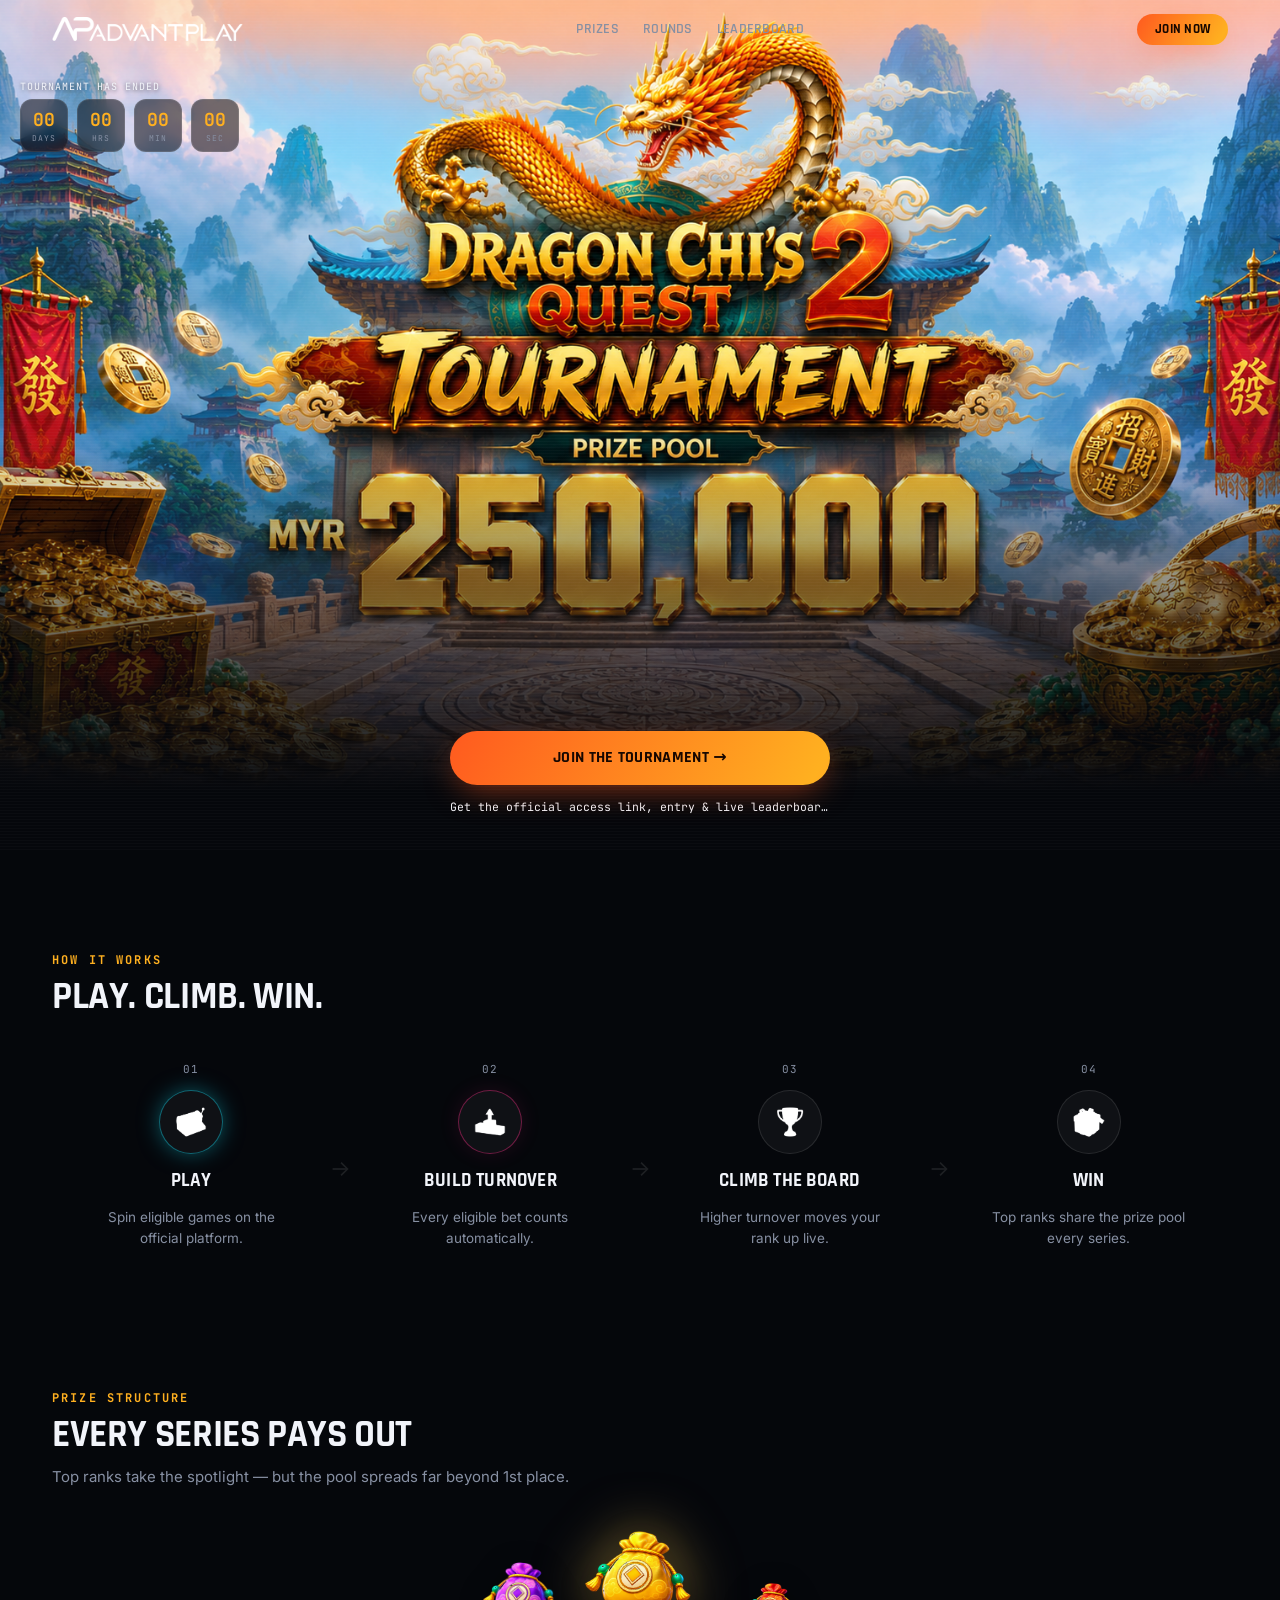
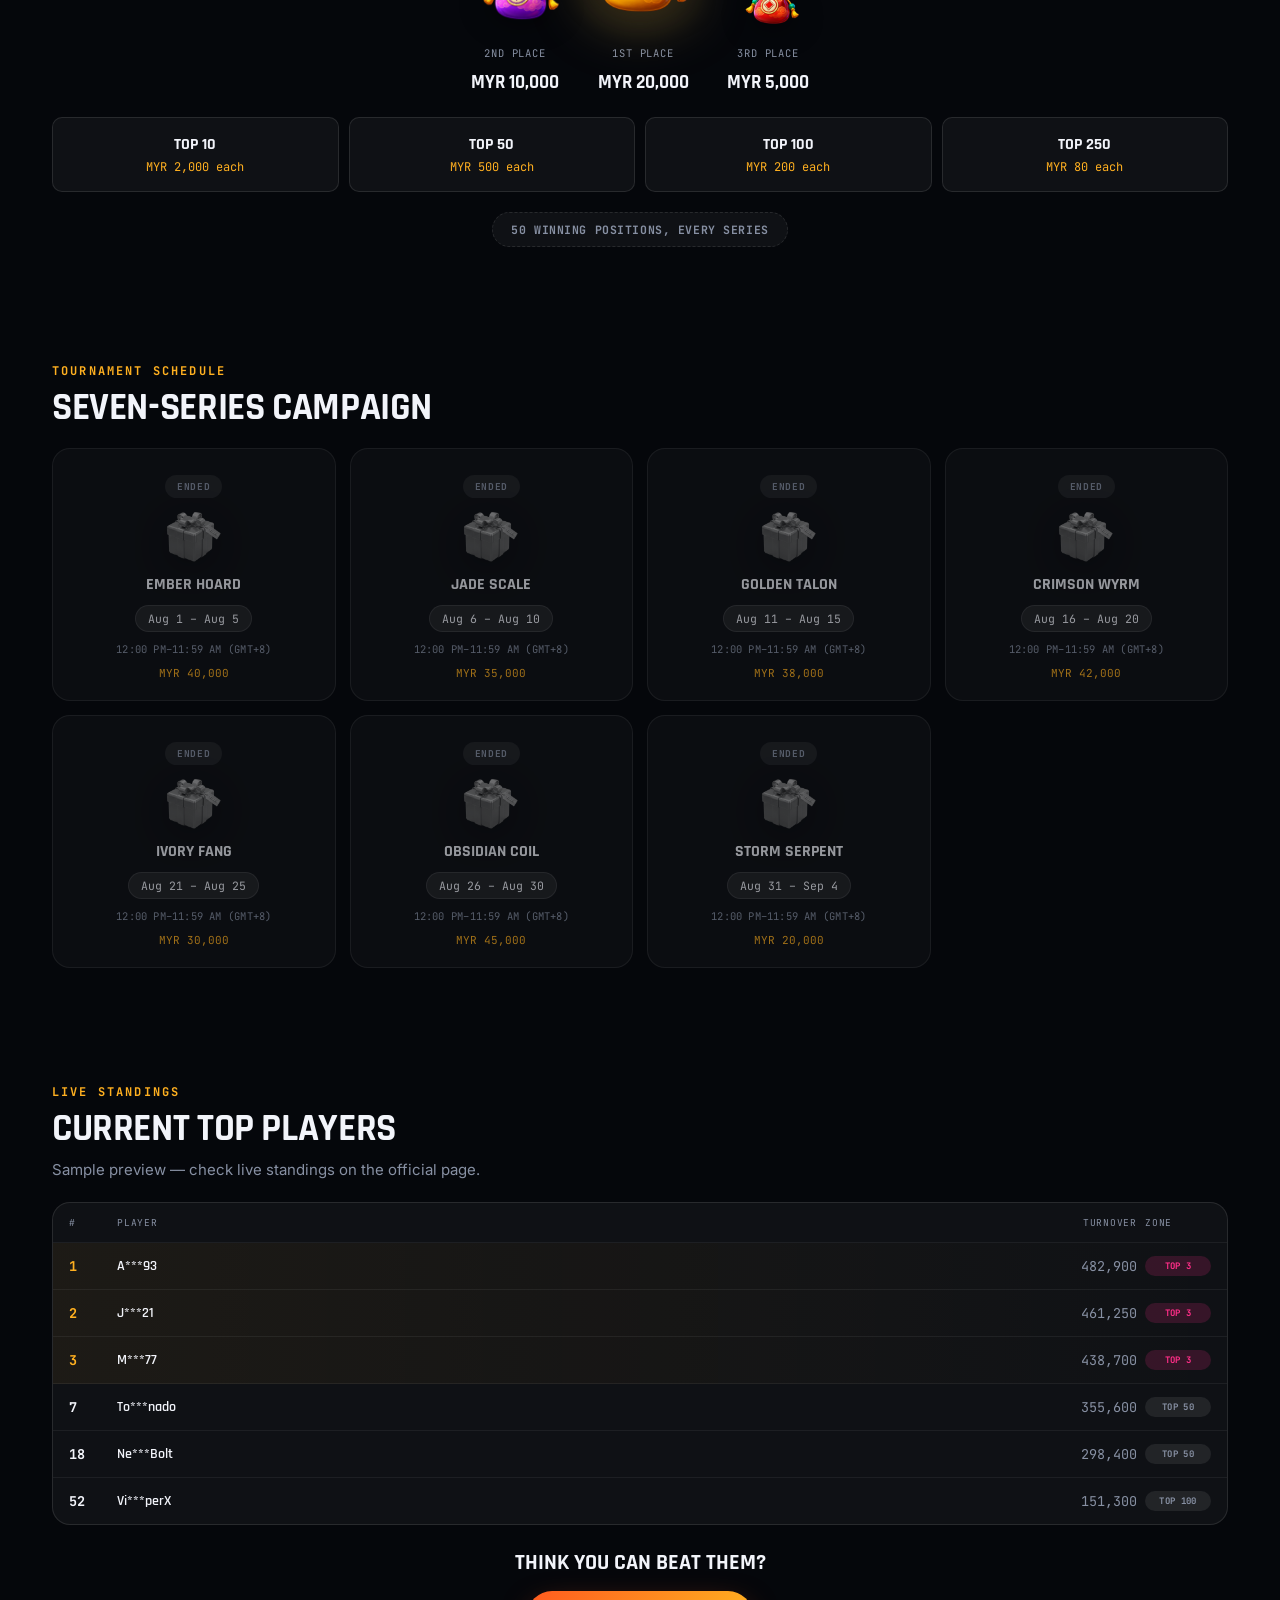
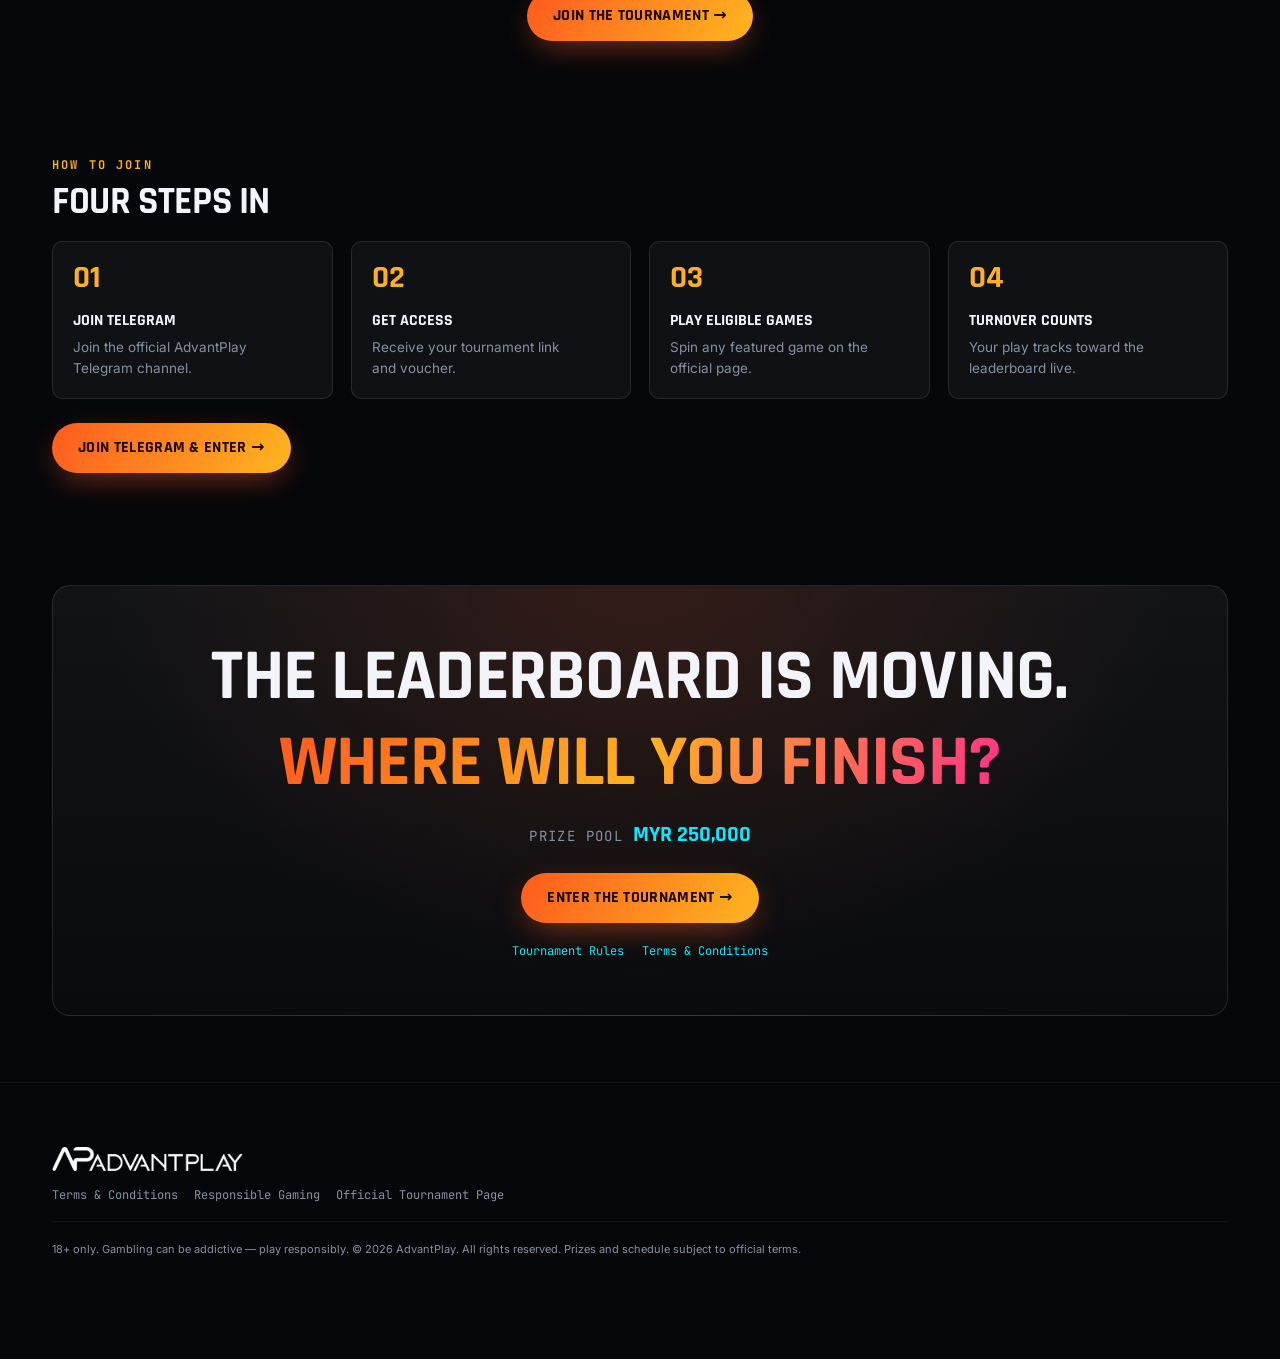
<file: index.html>
<!DOCTYPE html>
<html lang="en">
<head>
<meta charset="utf-8">
<meta name="viewport" content="width=device-width, initial-scale=1">
<title>Dragon Chi's Tournament — AdvantPlay</title>
<meta name="description" content="Compete for MYR 250,000 across seven tournament series. Join the official AdvantPlay Telegram channel for access, entry and live leaderboard updates.">
<link rel="preconnect" href="https://fonts.googleapis.com">
<link rel="preconnect" href="https://fonts.gstatic.com" crossorigin>
<link href="https://fonts.googleapis.com/css2?family=Rajdhani:wght@500;600;700&family=Inter:wght@400;500;600;700;800&family=JetBrains+Mono:wght@400;500;600;700&display=swap" rel="stylesheet">
<link rel="stylesheet" href="styles.css">
</head>
<body>
<div class="dt-page">
  <div class="scanlines"></div>

  <nav class="nav" id="nav">
    <div class="nav-in">
      <a href="#" data-official-link><img class="logo" src="assets/advantplay-logo-horizontal.png" alt="AdvantPlay"></a>
      <div class="nav-links">
        <a href="#prizes" data-scroll-link data-target="prizes">Prizes</a>
        <a href="#rounds" data-scroll-link data-target="rounds">Rounds</a>
        <a href="#leaderboard" data-scroll-link data-target="leaderboard">Leaderboard</a>
      </div>
      <a class="btn btn-primary btn-sm nav-cta" href="#" target="_blank" rel="noopener" data-telegram-link data-track="telegram_cta_click">Join Now</a>
    </div>
  </nav>

  <div class="hero-bg-fixed" id="heroBgFixed">
    <img src="assets/dragon-quest-2-keyart.png" alt="Dragon Chi's Tournament" id="heroImg">
    <div class="hero-bg-fade" id="heroFade"></div>
  </div>

  <header class="hero" id="hero">
    <div class="hero-art">
      <div class="hero-cd-overlay">
        <div class="cd-label" id="cdLabel">Tournament starts in</div>
        <div class="countdown">
          <div class="cd-box"><div class="n" id="cdD">00</div><div class="l">Days</div></div>
          <div class="cd-box"><div class="n" id="cdH">00</div><div class="l">Hrs</div></div>
          <div class="cd-box"><div class="n" id="cdM">00</div><div class="l">Min</div></div>
          <div class="cd-box"><div class="n" id="cdS">00</div><div class="l">Sec</div></div>
        </div>
      </div>
      <div class="hero-cta-overlay">
        <div class="hero-ctas" id="heroCtas"><a class="btn btn-primary" href="#" target="_blank" rel="noopener" data-telegram-link data-track="hero_telegram_click">Join the Tournament →</a></div>
        <p class="hero-note" id="heroNote">Get the official access link, entry &amp; live leaderboard updates via Telegram.</p>
      </div>
    </div>
  </header>

  <section class="sec" id="how">
    <div class="wrap">
      <div class="sechead"><span class="eyebrow">How It Works</span><h2>Play. Climb. Win.</h2></div>
      <div class="flow">
        <div class="fnode"><span class="fnum">01</span><div class="ficon"><img src="assets/icon-slot.png" alt="Play"></div><h4>Play</h4><p>Spin eligible games on the official platform.</p></div>
        <div class="farrow">→</div>
        <div class="fnode"><span class="fnum">02</span><div class="ficon"><img src="assets/icon-climb.png" alt="Build turnover"></div><h4>Build Turnover</h4><p>Every eligible bet counts automatically.</p></div>
        <div class="farrow">→</div>
        <div class="fnode"><span class="fnum">03</span><div class="ficon"><img src="assets/icon-trophy.png" alt="Climb leaderboard"></div><h4>Climb the Board</h4><p>Higher turnover moves your rank up live.</p></div>
        <div class="farrow">→</div>
        <div class="fnode"><span class="fnum">04</span><div class="ficon"><img src="assets/icon-gift.png" alt="Win"></div><h4>Win</h4><p>Top ranks share the prize pool every series.</p></div>
      </div>
    </div>
  </section>

  <section class="sec" id="prizes">
    <div class="wrap">
      <div class="sechead"><span class="eyebrow">Prize Structure</span><h2>Every Series Pays Out</h2><p>Top ranks take the spotlight — but the pool spreads far beyond 1st place.</p></div>
      <div class="podium">
        <div class="pcol p2"><div class="badge"><img src="assets/bag2-purple.png" alt="2nd place bag"></div><div class="plabel">2nd Place</div><div class="pamt">MYR 10,000</div></div>
        <div class="pcol p1"><div class="badge"><img src="assets/bag2-gold.png" alt="1st place bag"></div><div class="plabel">1st Place</div><div class="pamt">MYR 20,000</div></div>
        <div class="pcol p3"><div class="badge"><img src="assets/bag2-red.png" alt="3rd place bag"></div><div class="plabel">3rd Place</div><div class="pamt">MYR 5,000</div></div>
      </div>
      <div class="tiers">
        <div class="tier"><div class="rng">Top 10</div><div class="amt">MYR 2,000 each</div></div>
        <div class="tier"><div class="rng">Top 50</div><div class="amt">MYR 500 each</div></div>
        <div class="tier"><div class="rng">Top 100</div><div class="amt">MYR 200 each</div></div>
        <div class="tier"><div class="rng">Top 250</div><div class="amt">MYR 80 each</div></div>
      </div>
      <div class="ribbon-wrap"><span class="ribbon">50 winning positions, every series</span></div>
    </div>
  </section>

  <section class="sec" id="rounds">
    <div class="wrap">
      <div class="sechead"><span class="eyebrow">Tournament Schedule</span><h2>Seven-Series Campaign</h2></div>
      <div class="rounds-grid" id="roundsGrid">
        <div class="round-card" data-start="2026-08-01T00:00:00+08:00" data-end="2026-08-05T23:59:59+08:00">
          <span class="round-status"></span>
          <img class="round-icon" src="assets/icon-gift.png" alt="Round prize chest">
          <div class="round-name">Ember Hoard</div>
          <div class="round-date">Aug 1 – Aug 5</div>
          <div class="round-time mono">12:00 PM–11:59 AM (GMT+8)</div>
          <div class="round-prize">MYR 40,000</div>
        </div>
        <div class="round-card" data-start="2026-08-06T00:00:00+08:00" data-end="2026-08-10T23:59:59+08:00">
          <span class="round-status"></span>
          <img class="round-icon" src="assets/icon-gift.png" alt="Round prize chest">
          <div class="round-name">Jade Scale</div>
          <div class="round-date">Aug 6 – Aug 10</div>
          <div class="round-time mono">12:00 PM–11:59 AM (GMT+8)</div>
          <div class="round-prize">MYR 35,000</div>
        </div>
        <div class="round-card" data-start="2026-08-11T00:00:00+08:00" data-end="2026-08-15T23:59:59+08:00">
          <span class="round-status"></span>
          <img class="round-icon" src="assets/icon-gift.png" alt="Round prize chest">
          <div class="round-name">Golden Talon</div>
          <div class="round-date">Aug 11 – Aug 15</div>
          <div class="round-time mono">12:00 PM–11:59 AM (GMT+8)</div>
          <div class="round-prize">MYR 38,000</div>
        </div>
        <div class="round-card" data-start="2026-08-16T00:00:00+08:00" data-end="2026-08-20T23:59:59+08:00">
          <span class="round-status"></span>
          <img class="round-icon" src="assets/icon-gift.png" alt="Round prize chest">
          <div class="round-name">Crimson Wyrm</div>
          <div class="round-date">Aug 16 – Aug 20</div>
          <div class="round-time mono">12:00 PM–11:59 AM (GMT+8)</div>
          <div class="round-prize">MYR 42,000</div>
        </div>
        <div class="round-card" data-start="2026-08-21T00:00:00+08:00" data-end="2026-08-25T23:59:59+08:00">
          <span class="round-status"></span>
          <img class="round-icon" src="assets/icon-gift.png" alt="Round prize chest">
          <div class="round-name">Ivory Fang</div>
          <div class="round-date">Aug 21 – Aug 25</div>
          <div class="round-time mono">12:00 PM–11:59 AM (GMT+8)</div>
          <div class="round-prize">MYR 30,000</div>
        </div>
        <div class="round-card" data-start="2026-08-26T00:00:00+08:00" data-end="2026-08-30T23:59:59+08:00">
          <span class="round-status"></span>
          <img class="round-icon" src="assets/icon-gift.png" alt="Round prize chest">
          <div class="round-name">Obsidian Coil</div>
          <div class="round-date">Aug 26 – Aug 30</div>
          <div class="round-time mono">12:00 PM–11:59 AM (GMT+8)</div>
          <div class="round-prize">MYR 45,000</div>
        </div>
        <div class="round-card" data-start="2026-08-31T00:00:00+08:00" data-end="2026-09-04T23:59:59+08:00">
          <span class="round-status"></span>
          <img class="round-icon" src="assets/icon-gift.png" alt="Round prize chest">
          <div class="round-name">Storm Serpent</div>
          <div class="round-date">Aug 31 – Sep 4</div>
          <div class="round-time mono">12:00 PM–11:59 AM (GMT+8)</div>
          <div class="round-prize">MYR 20,000</div>
        </div>
      </div>
    </div>
  </section>

  <section class="sec" id="leaderboard">
    <div class="wrap">
      <div class="sechead"><span class="eyebrow">Live Standings</span><h2>Current Top Players</h2><p>Sample preview — check live standings on the official page.</p></div>
      <div class="lb-table">
        <div class="lb-head"><span>#</span><span>Player</span><span style="text-align:right">Turnover</span><span>Zone</span></div>
        <div class="lb-row top"><span class="rk">1</span><span class="name">A***93</span><span class="score">482,900</span><span class="lb-zone hot">Top 3</span></div>
        <div class="lb-row top"><span class="rk">2</span><span class="name">J***21</span><span class="score">461,250</span><span class="lb-zone hot">Top 3</span></div>
        <div class="lb-row top"><span class="rk">3</span><span class="name">M***77</span><span class="score">438,700</span><span class="lb-zone hot">Top 3</span></div>
        <div class="lb-row"><span class="rk">7</span><span class="name">To***nado</span><span class="score">355,600</span><span class="lb-zone">Top 50</span></div>
        <div class="lb-row"><span class="rk">18</span><span class="name">Ne***Bolt</span><span class="score">298,400</span><span class="lb-zone">Top 50</span></div>
        <div class="lb-row"><span class="rk">52</span><span class="name">Vi***perX</span><span class="score">151,300</span><span class="lb-zone">Top 100</span></div>
      </div>
      <div class="lb-cta">
        <h3>Think you can beat them?</h3>
        <a class="btn btn-primary" href="#" target="_blank" rel="noopener" data-telegram-link data-track="leaderboard_telegram_click">Join the Tournament →</a>
      </div>
    </div>
  </section>

  <section class="sec" id="join">
    <div class="wrap">
      <div class="sechead"><span class="eyebrow">How To Join</span><h2>Four Steps In</h2></div>
      <div class="joinsteps">
        <div class="jstep"><span class="jn mono">01</span><div><h4>Join Telegram</h4><p>Join the official AdvantPlay Telegram channel.</p></div></div>
        <div class="jstep"><span class="jn mono">02</span><div><h4>Get Access</h4><p>Receive your tournament link and voucher.</p></div></div>
        <div class="jstep"><span class="jn mono">03</span><div><h4>Play Eligible Games</h4><p>Spin any featured game on the official page.</p></div></div>
        <div class="jstep"><span class="jn mono">04</span><div><h4>Turnover Counts</h4><p>Your play tracks toward the leaderboard live.</p></div></div>
      </div>
      <div style="margin-top:24px"><a class="btn btn-primary" href="#" target="_blank" rel="noopener" data-telegram-link data-track="how_to_join_telegram_click">Join Telegram &amp; Enter →</a></div>
    </div>
  </section>

  <section class="sec" id="finalcta">
    <div class="wrap">
      <div class="finalcta">
        <div class="embers">
          <span class="ember" style="left:15%;--dx:12px;animation-duration:6s"></span>
          <span class="ember" style="left:40%;--dx:-14px;animation-duration:7.5s;animation-delay:1s"></span>
          <span class="ember" style="left:65%;--dx:10px;animation-duration:6.8s;animation-delay:2s"></span>
          <span class="ember" style="left:85%;--dx:-8px;animation-duration:8s;animation-delay:.5s"></span>
        </div>
        <h2>The Leaderboard Is Moving.</h2>
        <h2 class="hl">Where Will You Finish?</h2>
        <div class="amt">Prize Pool <b>MYR 250,000</b></div>
        <div style="margin-top:8px"><a class="btn btn-primary" href="#" target="_blank" rel="noopener" data-telegram-link data-track="final_telegram_click">Enter the Tournament →</a></div>
        <div class="finalcta-links">
          <a href="#" target="_blank" rel="noopener" data-terms-link>Tournament Rules</a>
          <a href="#" target="_blank" rel="noopener" data-terms-link>Terms &amp; Conditions</a>
        </div>
      </div>
    </div>
  </section>

  <footer class="footer">
    <div class="wrap">
      <div class="foot-top">
        <img class="logo" src="assets/advantplay-logo-horizontal.png" alt="AdvantPlay">
        <div class="foot-links">
          <a href="#" target="_blank" rel="noopener" data-terms-link>Terms &amp; Conditions</a>
          <a href="#" target="_blank" rel="noopener" data-terms-link>Responsible Gaming</a>
          <a href="#" target="_blank" rel="noopener" data-official-link>Official Tournament Page</a>
        </div>
      </div>
      <div class="foot-fine">18+ only. Gambling can be addictive — play responsibly. © 2026 AdvantPlay. All rights reserved. Prizes and schedule subject to official terms.</div>
    </div>
  </footer>

  <div class="sticky" id="stickyCta">
    <a class="btn btn-primary" href="#" target="_blank" rel="noopener" data-telegram-link data-track="sticky_mobile_telegram_click">Join Telegram — Enter Tournament</a>
  </div>
</div>

<script src="main.js"></script>
</body>
</html>
</file>
<file: styles.css>
:root{
  --bg:#05070B;--bg2:#0b0e17;--surface:rgba(255,255,255,.045);--surface-2:rgba(255,255,255,.08);
  --ink:#f2f4fa;--mute:#8790a3;--line:rgba(255,255,255,.1);--line-2:rgba(255,255,255,.06);
  --cyan:#12e6ff;--cyan-dim:rgba(18,230,255,.14);--cyan-glow:rgba(18,230,255,.5);
  --fire:#ff5a1f;--fire2:#ffb020;--fire-glow:rgba(255,90,31,.55);
  --mag:#ff2e88;--mag-dim:rgba(255,46,136,.16);
  --good:#31e07a;--good-dim:rgba(49,224,122,.14);
  --gold:#ffcf5c;--silver:#c9d2da;--bronze:#e2a069;
  --display:"Rajdhani",system-ui,sans-serif;--body:"Inter",system-ui,sans-serif;--mono:"JetBrains Mono",ui-monospace,monospace;
  --maxw:1240px;--radius:18px;--radius-sm:10px;--radius-pill:999px;
}
*{box-sizing:border-box}
html,body{margin:0;padding:0}
body{background:var(--bg);color:var(--ink);font-family:var(--body);-webkit-font-smoothing:antialiased;overflow-x:hidden;text-wrap:pretty}
a{color:var(--cyan);text-decoration:none}
a:hover{color:var(--fire2)}
img{display:block;max-width:100%}
button{font-family:inherit;cursor:pointer;border:none;background:none;color:inherit}
.wrap{max-width:var(--maxw);margin:0 auto;padding:0 20px;position:relative;z-index:1}
.mono{font-family:var(--mono)}
.disp{font-family:var(--display)}

@keyframes drift{0%{transform:translateY(0) translateX(0);opacity:0}10%{opacity:1}90%{opacity:1}100%{transform:translateY(-220px) translateX(var(--dx,20px));opacity:0}}
@keyframes pulse{0%,100%{opacity:1}50%{opacity:.35}}
@keyframes pulsering{0%{box-shadow:0 0 0 0 var(--fire-glow)}70%{box-shadow:0 0 0 14px rgba(255,90,31,0)}100%{box-shadow:0 0 0 0 rgba(255,90,31,0)}}
@keyframes shimmer{0%{background-position:-200% 0}100%{background-position:200% 0}}

.embers{position:absolute;inset:0;overflow:hidden;pointer-events:none;z-index:1}
.ember{position:absolute;bottom:-10px;width:5px;height:5px;border-radius:50%;background:radial-gradient(circle,var(--fire2),var(--fire));filter:blur(.4px);animation:drift linear infinite}
.scanlines{position:absolute;inset:0;pointer-events:none;background-image:repeating-linear-gradient(to bottom,rgba(255,255,255,.025) 0px,rgba(255,255,255,.025) 1px,transparent 1px,transparent 3px);z-index:1}

.btn{display:inline-flex;align-items:center;justify-content:center;gap:8px;font-family:var(--display);font-weight:700;font-size:16px;letter-spacing:.02em;text-transform:uppercase;border-radius:var(--radius-pill);transition:transform .18s cubic-bezier(.2,.7,.3,1),box-shadow .2s;line-height:1}
.btn:active{transform:scale(.96)}
.btn-primary{position:relative;background:linear-gradient(120deg,var(--fire) 0%,var(--fire2) 45%,var(--mag) 100%);background-size:220% 100%;color:#170700;padding:17px 26px;box-shadow:0 10px 32px -8px var(--fire-glow);animation:shimmer 5s linear infinite}
.btn-primary:hover{transform:translateY(-2px);box-shadow:0 16px 40px -8px var(--fire-glow)}
.btn-outline{background:transparent;color:var(--ink);border:1.5px solid var(--line);padding:14px 22px;font-size:14px}
.btn-outline:hover{border-color:var(--cyan);color:var(--cyan);transform:translateY(-2px)}
.btn-sm{padding:9px 18px;font-size:12.5px}

.eyebrow{font-family:var(--mono);font-size:12px;font-weight:700;letter-spacing:.18em;text-transform:uppercase;color:var(--fire2)}
.sec{padding:36px 0;position:relative;z-index:1;background:var(--bg)}
#how{padding-top:96px}
.sechead{margin-bottom:20px;max-width:64ch}
.sechead h2{font-family:var(--display);font-weight:700;font-size:32px;letter-spacing:-.01em;text-transform:uppercase;margin:10px 0 0;line-height:1.02}
.sechead p{font-size:15px;color:var(--mute);margin:10px 0 0;line-height:1.55}

/* nav */
.nav{position:sticky;top:0;z-index:60;width:100%;transition:background .3s,border-color .3s;border-bottom:1px solid transparent}
.nav.scrolled{background:rgba(6,7,11,.86);backdrop-filter:blur(16px);-webkit-backdrop-filter:blur(16px);border-bottom:1px solid var(--line)}
.nav-in{max-width:var(--maxw);margin:0 auto;padding:14px 20px;display:flex;align-items:center;gap:16px}
.logo{max-height:24px;object-fit:contain;filter:brightness(0) invert(1)}
.nav-links{display:none;margin-left:auto;gap:24px}
.nav-links a{color:var(--mute);font-family:var(--display);font-weight:600;font-size:14px;letter-spacing:.02em;text-transform:uppercase;white-space:nowrap}
.nav-links a:hover{color:var(--ink)}
.nav-cta{margin-left:auto;white-space:nowrap}

/* hero */
.hero{position:relative;overflow:visible}
.hero-art{width:100%;position:relative;height:80vh;min-height:460px;max-height:900px}
.hero-bg-fixed{position:fixed;top:0;left:0;right:0;width:100%;z-index:0;overflow:hidden;pointer-events:none;height:800px}
.hero-bg-fixed img{width:100%;height:100%;object-fit:cover;object-position:50% 30%;display:block}
.hero-bg-fixed::after{content:"";position:absolute;inset:0;background:linear-gradient(to bottom,transparent 55%,rgba(5,7,11,.55) 78%,var(--bg) 100%)}
.hero-bg-fade{position:absolute;inset:0;background:var(--bg);opacity:0;transition:opacity .05s linear}
.hero-ctas,.hero-note{transition:opacity .05s linear,transform .05s linear}
.hero .wrap{width:100%}
.hero-cd-overlay{position:absolute;top:20px;left:20px;z-index:2;display:flex;flex-direction:column;align-items:flex-start}
.hero-cta-overlay{position:absolute;left:50%;bottom:3%;transform:translateX(-50%);z-index:2;display:flex;flex-direction:column;align-items:center;text-align:center;width:100%;max-width:420px;padding:0 20px}
.hero-cta-overlay .hero-note{white-space:nowrap;overflow:hidden;text-overflow:ellipsis;max-width:100%}

.countdown{display:flex;gap:9px;margin:0}
.cd-box{background:rgba(6,7,11,.55);border:1px solid var(--line);border-radius:12px;padding:8px 5px;min-width:48px;text-align:center;backdrop-filter:blur(6px)}
.cd-box .n{font-family:var(--mono);font-weight:700;font-size:18px;color:var(--fire2)}
.cd-box .l{font-family:var(--mono);font-size:8px;letter-spacing:.1em;text-transform:uppercase;color:var(--mute);margin-top:2px}
.cd-label{font-family:var(--mono);font-size:10px;color:var(--ink);letter-spacing:.1em;text-transform:uppercase;margin-bottom:6px;text-shadow:0 1px 4px rgba(0,0,0,.6)}

.hero-ctas{margin:0;width:100%;max-width:420px}
.hero-ctas .btn-primary{width:100%;padding:19px}
.hero-note{font-family:var(--mono);font-size:11.5px;color:var(--ink);margin-top:13px;max-width:42ch;line-height:1.6;text-shadow:0 1px 6px rgba(0,0,0,.8)}

/* how it works flow */
.flow{display:flex;flex-direction:column;gap:0;position:relative}
.fnode{display:flex;flex-direction:column;align-items:center;text-align:center;gap:14px;padding:26px 18px;position:relative}
.fnum{font-family:var(--mono);font-size:11px;color:var(--mute);letter-spacing:.1em}
.ficon{width:64px;height:64px;border-radius:50%;background:var(--surface);border:1px solid var(--line);display:flex;align-items:center;justify-content:center;position:relative}
.ficon img{width:32px;height:32px;object-fit:contain;filter:brightness(0) invert(1)}
.fnode:nth-child(1) .ficon{border-color:rgba(18,230,255,.4);box-shadow:0 0 24px -4px var(--cyan-glow)}
.fnode:nth-child(3) .ficon{border-color:rgba(255,46,136,.4);box-shadow:0 0 24px -4px var(--mag-dim)}
.fnode:nth-child(4) .ficon{border-color:rgba(255,176,32,.5);box-shadow:0 0 28px -2px var(--fire-glow)}
.fnode h4{font-family:var(--display);font-weight:700;font-size:19px;text-transform:uppercase;letter-spacing:.01em;margin:0}
.fnode p{margin:0;color:var(--mute);font-size:13.5px;line-height:1.5;max-width:22ch}
.farrow{display:none}

/* prize structure */
.podium{display:flex;align-items:flex-end;gap:20px;justify-content:center;margin-bottom:8px;flex-wrap:wrap}
.pcol{display:flex;flex-direction:column;align-items:center;gap:10px;transition:transform .25s cubic-bezier(.34,1.56,.64,1)}
.pcol:hover{transform:translateY(-8px)}
.badge{width:88px;height:88px;display:flex;align-items:center;justify-content:center}
.badge img{width:100%;height:100%;object-fit:contain;filter:drop-shadow(0 6px 14px rgba(0,0,0,.45))}
.p1 .badge{width:128px;height:128px;filter:drop-shadow(0 0 26px rgba(255,207,92,.5))}
.p3 .badge{width:64px;height:64px}
.plabel{font-family:var(--mono);font-size:10.5px;letter-spacing:.08em;text-transform:uppercase;color:var(--mute)}
.pamt{font-family:var(--display);font-weight:700;font-size:19px;color:var(--ink)}

.tiers{display:grid;grid-template-columns:repeat(2,1fr);gap:10px;margin-top:22px}
.tier{border:1px solid var(--line);border-radius:var(--radius-sm);padding:16px;text-align:center;background:var(--surface)}
.tier .rng{font-family:var(--display);font-weight:700;font-size:16px;text-transform:uppercase}
.tier .amt{font-family:var(--mono);font-size:12px;color:var(--fire2);margin-top:4px}
.ribbon-wrap{display:flex;justify-content:center;margin-top:20px}
.ribbon{font-family:var(--mono);font-size:11.5px;font-weight:700;letter-spacing:.05em;text-transform:uppercase;padding:9px 18px;border-radius:var(--radius-pill);background:var(--surface);border:1px dashed var(--line);color:var(--mute)}

/* rounds */
.rounds-grid{display:grid;grid-template-columns:repeat(2,1fr);gap:14px}
.round-card{border:1px solid var(--line);border-radius:var(--radius);padding:24px 16px 20px;text-align:center;background:var(--surface);position:relative;display:flex;flex-direction:column;align-items:center;gap:10px;transition:transform .2s}
.round-card.live{border-color:rgba(255,90,31,.5);background:linear-gradient(180deg,rgba(255,90,31,.1),var(--surface));box-shadow:0 0 34px -10px var(--fire-glow)}
.round-card.done{opacity:.62}
.round-card:hover{transform:translateY(-4px)}
.round-icon{width:56px;height:56px;object-fit:contain;filter:grayscale(1) brightness(.75) drop-shadow(0 8px 16px rgba(0,0,0,.4));transition:filter .2s}
.round-card.live .round-icon{filter:drop-shadow(0 0 16px var(--fire-glow))}
.round-name{font-family:var(--display);font-weight:700;font-size:16px;text-transform:uppercase}
.round-date{font-family:var(--mono);font-size:11.5px;color:var(--ink);background:var(--surface-2);padding:5px 12px;border-radius:var(--radius-pill);border:1px solid var(--line)}
.round-time{font-family:var(--mono);font-size:10.5px;color:var(--mute);letter-spacing:.02em}
.round-prize{font-family:var(--mono);font-size:11px;color:var(--fire2)}
.round-status{font-family:var(--mono);font-size:9.5px;font-weight:700;letter-spacing:.06em;text-transform:uppercase;padding:5px 12px;border-radius:var(--radius-pill);margin-top:2px}
.round-status:empty{display:none}
.round-status.done{background:var(--surface-2);color:var(--mute)}
.round-status.live{background:linear-gradient(120deg,var(--fire),var(--mag));color:#170700;animation:pulsering 2.2s infinite}
.round-status.upcoming{background:var(--cyan-dim);color:var(--cyan)}

/* leaderboard */
.lb-table{border-radius:var(--radius);overflow:hidden;background:var(--surface);border:1px solid var(--line)}
.lb-head,.lb-row{display:grid;grid-template-columns:40px 1fr 90px 66px;gap:8px;align-items:center;padding:13px 16px}
.lb-head{font-family:var(--mono);font-size:9.5px;letter-spacing:.08em;text-transform:uppercase;color:var(--mute);border-bottom:1px solid var(--line-2)}
.lb-row{font-size:13.5px;border-bottom:1px solid var(--line-2)}
.lb-row:last-child{border-bottom:none}
.lb-row.top{background:linear-gradient(90deg,rgba(255,176,32,.06),transparent)}
.lb-row .rk{font-family:var(--mono);font-weight:700}
.lb-row.top .rk{color:var(--fire2)}
.lb-row .name{font-family:var(--display);font-weight:600;overflow:hidden;text-overflow:ellipsis;white-space:nowrap}
.lb-row .score{font-family:var(--mono);color:var(--mute);text-align:right}
.lb-zone{font-family:var(--mono);font-size:9px;font-weight:700;letter-spacing:.04em;text-transform:uppercase;padding:4px 7px;border-radius:var(--radius-pill);text-align:center;background:var(--surface-2);color:var(--mute)}
.lb-zone.hot{background:var(--mag-dim);color:var(--mag)}
.lb-cta{margin-top:24px;text-align:center;display:flex;flex-direction:column;align-items:center;gap:14px}
.lb-cta h3{font-family:var(--display);font-weight:700;font-size:22px;text-transform:uppercase;margin:0}

/* join steps */
.joinsteps{display:grid;grid-template-columns:1fr;gap:18px}
.jstep{display:flex;gap:16px;align-items:flex-start;padding:20px;border:1px solid var(--line);border-radius:var(--radius-sm);background:var(--surface)}
.jstep .jn{font-family:var(--display);font-weight:700;font-size:32px;color:var(--fire2);line-height:1;flex:0 0 auto}
.jstep h4{font-family:var(--display);font-weight:700;font-size:16px;text-transform:uppercase;margin:0}
.jstep p{margin:6px 0 0;color:var(--mute);font-size:13.5px;line-height:1.5}

/* final cta */
.finalcta{border-radius:var(--radius);padding:56px 24px;text-align:center;display:flex;flex-direction:column;align-items:center;gap:16px;position:relative;overflow:hidden;background:radial-gradient(ellipse at 50% 0%,rgba(255,90,31,.14),transparent 65%),linear-gradient(180deg,rgba(255,255,255,.05),rgba(255,255,255,.02));border:1px solid var(--line)}
.finalcta h2{font-family:var(--display);font-weight:700;font-size:11vw;text-transform:uppercase;line-height:.98;margin:0;letter-spacing:-.01em}
.finalcta h2.hl{background:linear-gradient(120deg,var(--fire),var(--fire2) 50%,var(--mag));-webkit-background-clip:text;background-clip:text;color:transparent}
.finalcta .amt{font-family:var(--mono);font-size:14px;letter-spacing:.1em;text-transform:uppercase;color:var(--mute);margin-top:6px}
.finalcta .amt b{color:var(--cyan);font-family:var(--display);font-weight:700;font-size:22px;letter-spacing:0}
.finalcta-links{display:flex;gap:18px;font-family:var(--mono);font-size:12px;margin-top:4px}

/* footer */
.footer{padding:32px 0 100px;margin-top:10px;position:relative;z-index:1;border-top:1px solid var(--line-2)}
.foot-top{display:flex;flex-direction:column;align-items:flex-start;gap:16px;padding-top:32px}
.foot-links{display:flex;flex-wrap:wrap;gap:16px;font-family:var(--mono);font-size:12px}
.foot-links a{color:var(--mute)}
.foot-links a:hover{color:var(--fire2)}
.foot-fine{margin-top:18px;padding-top:18px;border-top:1px solid var(--line-2);color:var(--mute);font-size:11px;line-height:1.7}

.sticky{position:fixed;left:0;right:0;bottom:0;z-index:80;padding:12px 16px calc(12px + env(safe-area-inset-bottom));background:rgba(6,7,11,.94);backdrop-filter:blur(14px);-webkit-backdrop-filter:blur(14px);border-top:1px solid var(--line);transform:translateY(120%);transition:transform .34s cubic-bezier(.2,.8,.2,1)}
.sticky.show{transform:translateY(0)}
.sticky .btn-primary{width:100%;padding:15px}

@media(min-width:600px){
  .tiers{grid-template-columns:repeat(4,1fr)}
}
@media(min-width:768px){
  .wrap,.nav-in{padding-left:32px;padding-right:32px}
  .sechead h2{font-size:38px}
  .flow{flex-direction:row}
  .fnode{flex:1}
  .farrow{display:flex;align-items:center;color:var(--line);font-size:22px;padding-top:26px}
  .joinsteps{grid-template-columns:repeat(4,1fr)}
  .jstep{flex-direction:column}
  .rounds-grid{grid-template-columns:repeat(4,1fr)}
  .sticky{display:none}
}
@media(min-width:1024px){
  .sec{padding:56px 0}
  .nav-links{display:flex}
  .hero-art{height:88vh}
  .finalcta h2{font-size:72px}
}
@media(prefers-reduced-motion:reduce){
  .ember,.embers{display:none}
  .btn-primary,.round-status.live{animation:none}
}
</file>
